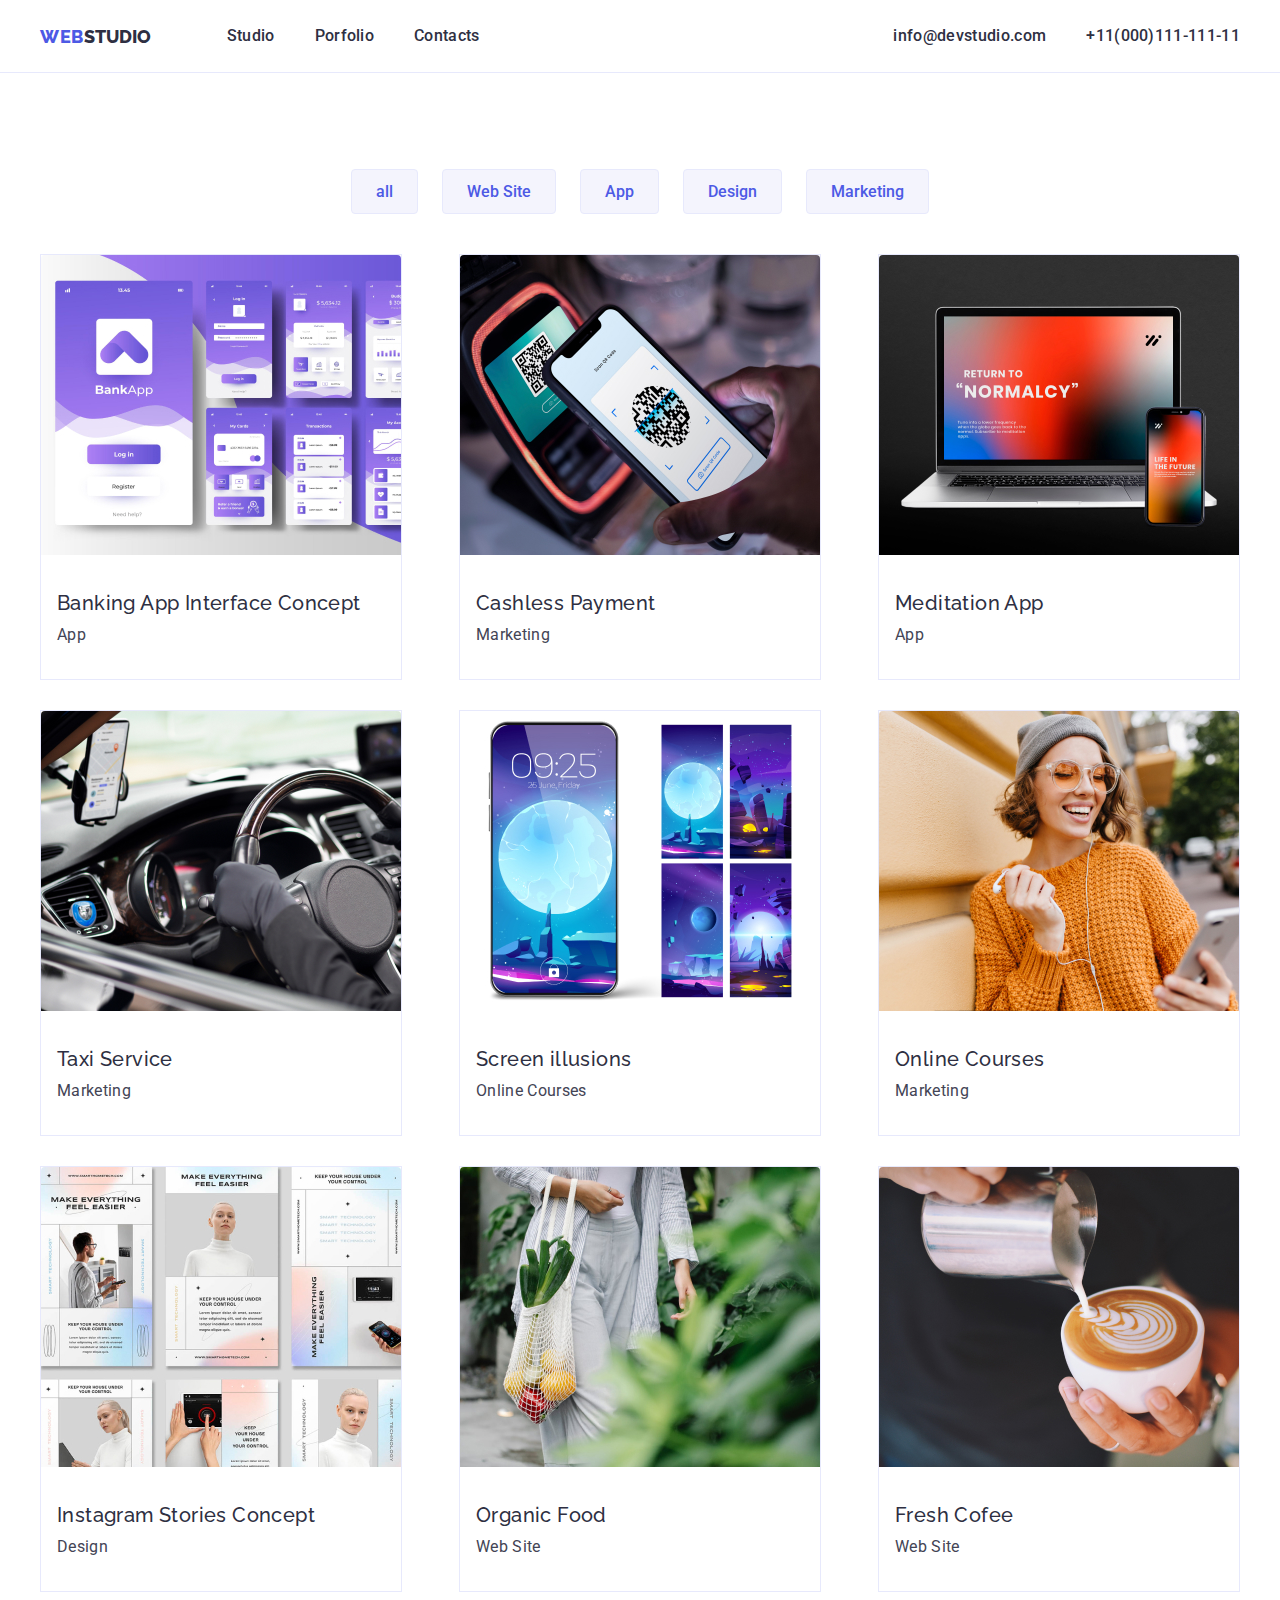
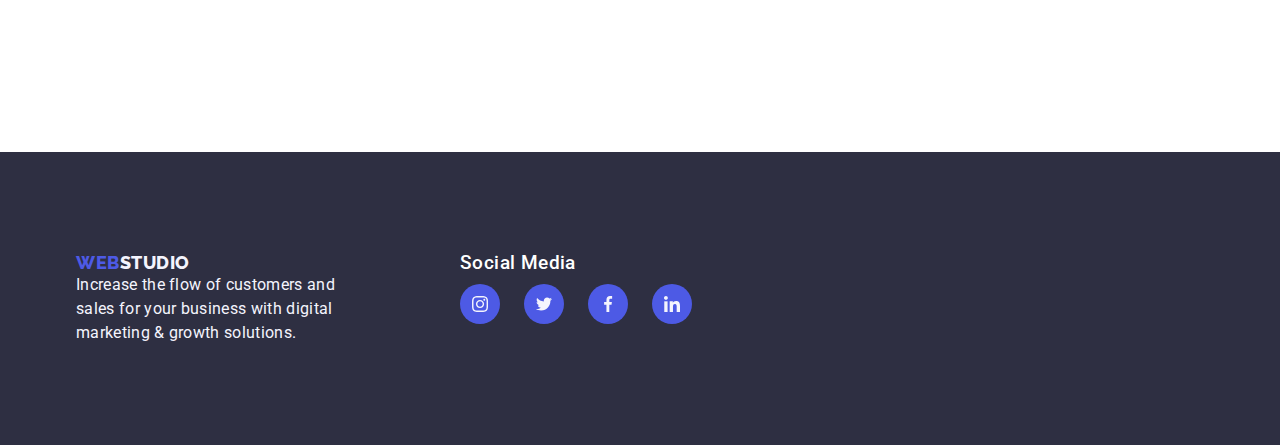
<file: portfolio.html>
<!DOCTYPE html>
<html lang="en">

<head>
    <meta charset="UTF-8">
    <meta name="viewport" content="width=device-width>, initial-scale=1.0">
    <title>Homework03</title>
    <link rel="stylesheet" href="css/mystyle.css">
    <link rel="preconnect" href="https://fonts.googleapis.com">
    <link rel="preconnect" href="https://fonts.gstatic.com" crossorigin>
    <link
        href="https://fonts.googleapis.com/css2?family=Raleway:wght@800&family=Roboto:ital,wght@0,400;0,500;0,700;1,400&display=swap"
        rel="stylesheet">
    <link
        href="https://fonts.googleapis.com/css2?family=Raleway:wght@800&family=Roboto:ital,wght@0,400;0,500;0,700;1,400;1,900&display=swap"
        rel="stylesheet">
    <!DOCTYPE html>
    <html lang="en">

<body>
    <header class="main-header">
        <div class="main-header-container">
            <nav class="main-header-nav">
                <a class="logo-class" href="index.html">
                    <span class="iris">WEB</span>STUDIO</a>
                <ul class="main-header-menu">
                    <li class="main-header-menu-item"><a class="main-header-menu-link" href="index.html">Studio</a></li>
                    <li class="main-header-menu-item"><a class="main-header-menu-link"
                            href="portfolio.html">Porfolio</a>
                    </li>
                    <li class="main-header-menu-item"><a class="main-header-menu-link" href="#contact.html">Contacts</a>
                    </li>
                </ul>
            </nav>
            <address class="address">
                <a class="address-list-link" href="mailto:info@devstudio.com">info@devstudio.com</a>
                <a class="address-list-tel" href="tel:+11(000)111-111-11">+11(000)111-111-11</a>
            </address>
        </div>
    </header>
    <main class="main-content">
        <section class="section-porfolio">
            <div class="portfolio-container">
                <ul class="portfolio-filter-list">
                    <li class="filter-list">
                        <button class="portfolio-class-button filter-active" type="button">all</button>
                    </li>
                    <li class="filter-list">
                        <button class="portfolio-class-button" type="button">Web Site</button>
                    </li>
                    <li class="filter-list">
                        <button class="portfolio-class-button" type="button">App</button>
                    </li>
                    <li class="filter-list">
                        <button class="portfolio-class-button" type="button">Design</button>
                    </li>
                    <li class="filter-list">
                        <button class="portfolio-class-button" type="button">Marketing</button>
                    </li>
                </ul>


                <ul class="content-images-list">

                    <li class="list-images">
                        <figure class="list-item-figure">
                            <img src="images/img-app1.jpg" alt="person1">
                            <figcaption>
                                Lorem ipsum dolor sit amet consectetur adipisicing elit. Quisquam, voluptatum.
                            </figcaption>
                        </figure>

                        <div class="list-content">
                            <h3 class="section-heading">Banking App Interface Concept</h3>
                            <p class="section-desc">App</p>
                        </div>
                    </li>
                    <li class="list-images">
                        <figure class="list-item-figure">
                            <img src="images/img-app2.jpg" alt="person2">
                            <figcaption>
                                Lorem ipsum dolor sit amet consectetur adipisicing elit. Quisquam, voluptatum.
                            </figcaption>
                        </figure>
                        <div class="list-content">
                            <h3 class="section-heading">Cashless Payment</h3>
                            <p class="section-desc">Marketing</p>
                        </div>
                    </li>
                    <li class="list-images">
                        <figure class="list-item-figure">
                            <img src="images/img-app3.jpg" alt="person3">
                            <figcaption>
                                Lorem ipsum dolor sit amet consectetur adipisicing elit. Quisquam, voluptatum.
                            </figcaption>
                        </figure>
                        <div class="list-content">
                            <h3 class="section-heading">Meditation App</h3>
                            <p class="section-desc">App</p>
                        </div>
                    </li>
                    <li class="list-images">
                        <figure class="list-item-figure">
                            <img src="images/img-con1.jpg" alt="person1">
                            <figcaption>
                                Lorem ipsum dolor sit amet consectetur adipisicing elit. Quisquam, voluptatum.
                            </figcaption>
                        </figure>
                        <div class="list-content">
                            <h3 class="section-heading">Taxi Service</h3>
                            <p class="section-desc">Marketing</p>
                        </div>
                    </li>
                    <li class="list-images">
                        <figure class="list-item-figure">
                            <img src="images/img-cont2.jpg" alt="person2">
                            <figcaption>
                                Lorem ipsum dolor sit amet consectetur adipisicing elit. Quisquam, voluptatum.
                            </figcaption>
                        </figure>
                        <div class="list-content">
                            <h3 class="section-heading">Screen illusions</h3>
                            <p class="section-desc">Online Courses</p>
                        </div>
                    </li>
                    <li class="list-images">
                        <figure class="list-item-figure">
                            <img src="images/img-cont3.jpg" alt="person3">
                            <figcaption>
                                Lorem ipsum dolor sit amet consectetur adipisicing elit. Quisquam, voluptatum.
                            </figcaption>
                        </figure>
                        <div class="list-content">
                            <h3 class="section-heading">Online Courses</h3>
                            <p class="section-desc">Marketing</p>
                        </div>
                    </li>
                    <li class="list-images">
                        <figure class="list-item-figure">
                            <img src="images/img-cont4.jpg" alt="person4">
                            <figcaption>
                                Lorem ipsum dolor sit amet consectetur adipisicing elit. Quisquam, voluptatum.
                            </figcaption>
                        </figure>
                        <div class="list-content">
                            <h3 class="section-heading">Instagram Stories Concept</h3>
                            <p class="section-desc"> Design</p>
                        </div>
                    </li>
                    <li class="list-images">
                        <figure class="list-item-figure">
                            <img src="images/img-cont5.jpg" alt="person4">
                            <figcaption>
                                Lorem ipsum dolor sit amet consectetur adipisicing elit. Quisquam, voluptatum.
                            </figcaption>
                        </figure>
                        <div class="list-content">
                            <h3 class="section-heading">Organic Food</h3>
                            <p class="section-desc"> Web Site</p>
                        </div>
                    </li>
                    <li class="list-images">
                        <figure class="list-item-figure">
                            <img src="images/img-cont6.jpg" alt="person4">
                            <figcaption>
                                Lorem ipsum dolor sit amet consectetur adipisicing elit. Quisquam, voluptatum.
                            </figcaption>
                        </figure>
                        <div class="list-content">
                            <h3 class="section-heading"> Fresh Cofee</h3>
                            <p class="section-desc"> Web Site</p>
                        </div>
                    </li>
                </ul>
            </div>
        </section>

    </main>

    <footer class="footer" id="contact.html">
        <div class="container footer-container">
            <div class="footer-logo-text">
                <div class="footer-logo">
                    <a href="index.html" class="web">WEB<span class="cloud">STUDIO</span></a>
                </div>
                <p class="footer-paragraph">Increase the flow of customers and sales for your business with digital
                    marketing
                    &amp; growth solutions.</p>
            </div>


            <ul class="footer-list">

                </li>

                <li class="footer-list-item">
                    <h3>
                        Social Media
                    </h3>
                    <ul class="footer-social-lists">
                        <li class="footer-social-item">
                            <a href="#">
                                <svg width="16" height="16">
                                    <use href="./images/svg/icons.svg#instagram"></use>
                                </svg>
                            </a>
                        </li>
                        <li class="footer-social-item">
                            <a href="#">
                                <svg width="16" height="16">
                                    <use href="./images/svg/icons.svg#twitter"></use>
                                </svg>
                            </a>
                        </li>
                        <li class="footer-social-item">
                            <a href="#">
                                <svg width="16" height="16">
                                    <use href="./images/svg/icons.svg#facebook"></use>
                                </svg>
                            </a>
                        </li>
                        <li class="footer-social-item">
                            <a href="#">
                                <svg width="16" height="16">
                                    <use href="./images/svg/icons.svg#linkedin"></use>
                                </svg>
                            </a>
                        </li>
                </li>
        </div>
        </ul>
    </footer>


</body>

</html>
</file>
<file: css/mystyle.css>
:root {
    --iris: #4d5ae5;
    --navyblue: #2e2f42;
    --black: black;
    --ocean: #404bbf;
    --white: #ffffff;
    --slate: #434455;
    --cornflower: #e7e9fc;
    --cloud: #f4f4fd;
    --green: #31d0aa;
    --lightslate: #8e8f99;
    --navybluemodal: #2e2f42;
    --grey: #2e2f42;
    --dairy: #fcfcfc;
    --transition-duration: 250ms;
    --animation-timing-function: cubic-bezier(0, .76, .18, 1);
}



* {
    margin: 0;
    padding: 0;
    box-sizing: border-box;
    list-style: none;
    text-decoration: none;
    box-sizing: border-box;
    font-family: "Roboto", sans-serif;


}

h1,

h3,
h4,
h5,
h6 {
    margin: 0;
    padding: 0;
    font-family: "Raleway", sans-serif;
}

p {
    margin: 0;
    padding: 0;
    font-family: "Roboto", sans-serif;
}

a {
    text-decoration: none;
}

ul {
    list-style: none;
    padding: 0;
}

button {
    border: none;
    outline: none;
    cursor: pointer;
}


body {

    font-family: 'Roboto', sans-serif;
    background-color: rgba(255, 255, 255, 1);
    margin: 0;
    padding: 0;

}

.container {
    width: 1158px;
    padding: 0 15px;
    margin: 0 auto;
}



.section {
    padding: 120px 0px;

}


.main-header-nav .logo-class {
    color: var(--navyblue);
    font-family: Raleway, sans-serif;
    font-size: 18px;
    font-style: normal;
    font-weight: 800;
    line-height: 21px;
    /* 116.667% */

    text-transform: uppercase;

}

.main-header .main-header-menu-link,
.address-list-link,
.address-list-tel {
    color: var(--navyblue);
    font-family: Roboto;
    font-size: 16px;
    font-style: normal;
    font-weight: 500;
    line-height: 24px;
    /* 150% */
    letter-spacing: 0.32px;
}

.iris {
    color: var(--iris);
    font-family: Raleway;
    font-size: 18px;
    font-style: normal;
    font-weight: 800;
    line-height: 21px;
    /* 116.667% */
    letter-spacing: 0.54px;
    text-transform: uppercas
}



/* header part */

.main-header {
    width: 100%;
    border-bottom: 1px solid var(--cornflower);
    background: var(--white);
    padding: 24px 0px;
    position: relative;

}


.main-header-container {
    max-width: 1200px;
    margin: 0 auto;
    display: flex;
    justify-content: space-between;
    align-items: center;



}

.main-header-nav {
    display: flex;
    color: var(--navyblue, #2E2F42);
    font-style: normal;
    justify-content: space-between;

    align-items: center;
    gap: 76px;


}



.main-header-menu {
    display: flex;
    justify-content: center;
    gap: 40px;
    align-items: center;

}

.main-header-menu li {
    position: relative;

}

.main-header-menu li::after {
    content: "";
    position: absolute;
    bottom: -28px;
    left: 0;
    width: 0%;
    height: 4px;
    border-radius: 2px;
    background: var(--iris);
    transition: width var(--transition-duration) var(--animation-timing-function);
}

.main-header-menu li a {
    font-size: 16px;
    font-weight: 500;
    color: var(--navyblue);
    transition: color var(--transition-duration) var(--animation-timing-function);
}

.main-header-menu li:hover a,
.main-header-menu li:hover::after {
    color: var(--iris);
    width: 100%;
}

.main-header-menu li.active a,
.main-header-menu li.active::after {
    color: var(--iris);
    width: 100%;
}

.address {
    display: flex;
    align-items: center;
    gap: 40px;

}

.address a {
    font-style: normal;
    color: var(--navyblue);
}

main {
    display: block;
    width: 100%;
}

.hero-section {
    padding: 188px 0 188px 0px;
    background: var(--navyblue);


}

.hero-background {


    background: linear-gradient(rgba(46, 47, 66, 0.70), rgba(46, 47, 66, 0.70)), url('./../images/people-office-1.jpg');
    background-repeat: no-repeat;
    background-position: center;
    margin: 0 auto;
    background-size: cover;
}


.hero-section-container {
    align-items: center;

    flex-direction: column;
    height: auto;

}

.hero-title {
    color: var(--white);
    text-align: center;
    /* Header 1 */
    font-family: Roboto;
    font-size: 56px;
    font-style: normal;
    font-weight: 700;
    line-height: 60px;
    /* 107.143% */
    letter-spacing: 1.12px
}

/* for botton order service */


.hero-section-container button:hover {
    background: var(--ocean);
}


.button-order-service {
    font-size: 16px;
    font-weight: 500;
    padding: 16px 32px;
    text-transform: capitalize;
    border-radius: 4px;
    color: var(--white);
    background: var(--iris);
    line-height: 24px;
    letter-spacing: 0.64px;
    box-shadow: 0px 4px 4px 0px rgba(0, 0, 0, 0.15);
    display: block;
    margin: 48px auto 0;
}

.main-header-menu-link:hover,
.address-list-link:hover,
.address-list-tel:hover {
    color: var(--ocean);
}





/* for 1st content */

.content-about {
    display: flex;
    justify-content: center;
    align-items: center;
    gap: 30px;
}

.main-content-row {

    width: calc((100% - 72px) / 4);
}

.main-content-row h3 {
    color: var(--navyblue);
    /* Header 3 */

    font-size: 20px;
    font-style: normal;
    font-weight: 500;
    line-height: 24px;
    /* 120% */
    letter-spacing: 0.4px;
    /* corrected */
    margin-bottom: 8px;
}

.main-content-row p {
    color: var(--navyblue);
    font-size: 16px;
    font-style: normal;
    font-weight: 400;
    line-height: 24px;
    /* 150% */
    letter-spacing: 0.32px;
}



.about-list-icon {
    display: flex;
    height: 112px;
    border-radius: 4px;
    background: var(--cloud);
    justify-content: center;
    align-items: center;
    margin-bottom: 8px;
}

/* for what are we doing section */
.services-section {
    width: 100%;
    padding-bottom: 120px;
}

.services-container {
    max-width: 1200px;
    margin: 0 auto;


}


.services-title {
    color: var(--navyblue);
    text-align: center;
    margin-bottom: 72px;
    font-size: 36px;
    font-style: normal;
    font-weight: 700;
    line-height: 40px;
    /* 111.111% */
    letter-spacing: 0.72px;
    text-transform: capitalize;
    /* corrected */
    margin-bottom: 72px;
}


.services-container .services-list {
    width: 100%;
    display: flex;
    justify-content: space-between;
    align-items: center;
    gap: 40px;
}

.services-list li img {
    width: 360px;
    height: 300px;

    border: 1px solid var(--cornflower, #E7E9FC);
    background: url(<path-to-image>), lightgray -72.845px -19px / 144.444% 112.667% no-repeat;
}



/* for team section */

.section-title {
    color: var(--navyblue);
    text-align: center;
    margin-bottom: 72px;
    font-size: 36px;
    font-style: normal;
    font-weight: 700;
    line-height: 40px;
    /* 111.111% */
    letter-spacing: 0.72px;
    text-transform: capitalize;
    /* corrected */
    margin-bottom: 72px;
}

.section-teams {
    padding: 80px 20px;
    background-color: var(--cloud);
}

.teams-list {
    display: flex;
    justify-content: center;
    align-items: center;
    gap: 24px;
}

.teams-list-images {
    border-radius: 0px 0px 4px 4px;
    background-color: var(--white);
    box-shadow: 0px 2px 1px 0px rgba(46, 47, 66, 0.08), 0px 1px 1px 0px rgba(46, 47, 66, 0.16), 0px 1px 6px 0px rgba(46, 47, 66, 0.08);
    width: calc((100%-72px) / 4);
}

.team-list-images {
    order: 1px solid var(--cornflower);
    box-shadow: 0px 2px 1px 0px rgba(46, 47, 66, 0.08),
        0px 1px 1px 0px rgba(46, 47, 66, 0.16),
        0px 1px 6px 0px rgba(46, 47, 66, 0.08);
    border-radius: 0px 0px 4px 4px;
    background: var(--white);
}

.team-content {

    padding: 32px 16px;
}

.team-name {
    letter-spacing: 0.02em;
    line-height: 1.5em;
    font-weight: 500;
    font-size: 20px;
    font-family: Roboto;
    color: var(--navyblue);
    text-align: center;
    margin-bottom: 8px;
}

.team-position {
    font-size: 16px;
    letter-spacing: 0.02em;
    line-height: 1.5em;
    color: var(--slate);
    text-align: center;
    margin-bottom: 8px;
}

.team-list-icons {
    display: flex;
    align-items: center;
    justify-content: center;
    gap: 24px;
}

.team-link-icon {
    display: flex;
    align-items: center;
    justify-content: center;
    width: 40px;
    height: 40px;
    background-color: var(--iris);
    border-radius: 20px;
}

.team-link-icon:hover,
.team-link-icon:focus {
    background-color: var(--ocean);
}

.team-icon {
    fill: var(--cloud);
}

/* for customer logos */



/* for footer */
.customers {
    padding-bottom: 72px;
    color: var(--color-navy-blue);
    text-align: center;
    font-family: Roboto;
    font-size: 36px;
    font-style: normal;
    font-weight: 700;
    line-height: 40px;
    letter-spacing: 0.72px;
    text-transform: capitalize;
}

.customers-list {
    width: 100%;
    display: flex;
    justify-content: center;
    align-items: center;
    gap: 24px
}

.customer-item {
    display: flex;
    justify-content: center;
    align-items: center;
    width: 168px;
    height: 88px;
    color: var(--slate);
    border-radius: 4px;
    border: 1px solid var(--lightslate);
}

.customer-item svg {

    fill: var(--lightslate);
}

.customer-item:hover {
    border-color: var(--ocean);
    fill: var(--ocean);
}

.customer-item:hover svg {

    fill: var(--ocean);
}

.footer {


    background-color: var(--navyblue);
    padding: 100px 0;
}

.footer-container {
    text-align: start;
    display: flex;
    flex-wrap: wrap;
}

.footer-logo-text {
    margin-right: 120px;
}

.web {
    color: var(--iris);
    font-family: Raleway;
    font-size: 18px;
    font-style: normal;
    font-weight: 800;
    line-height: 21px;
    /* 116.667% */
    letter-spacing: 0.54px;
}

.cloud {
    color: var(--cloud);
    font-family: Raleway;
    font-size: 18px;
    font-style: normal;
    font-weight: 800;
    line-height: 21px;
    /* 116.667% */
    letter-spacing: 0.54px;
    text-transform: uppercase;
}

.footer-paragraph {
    font-family: Roboto;
    font-size: 16px;
    font-weight: 400;
    letter-spacing: 0.02em;
    line-height: 1.5em;
    color: var(--cloud);
    width: 264px;
    margin-left: auto;
    margin-right: auto;
}


.footer-list {
    display: flex;
    justify-content: space-between;
    gap: 40px;

}

.footer-list-item {


    flex-direction: column;
    gap: 10px;


}

.footer-list-item h3 {
    font-family: "Roboto", sans-serif;
    font-weight: 500;
    letter-spacing: 0.4px;
    color: var(--white);
}

.footer-list-item p {
    color: var(--cloud);
    letter-spacing: 0.32px;
    line-height: 24px;
}


.footer-list-item {
    width: 100%;
    display: flex;
    flex-direction: column;
    gap: 10px;
}



.footer-social-lists {
    display: flex;
    justify-content: flex-start;
    gap: 24px;
}

.footer-social-item {
    width: 40px;
    height: 40px;
    display: flex;
    justify-content: center;
    align-items: center;
}

.footer-social-item a {
    width: 100%;
    height: 100%;
    display: flex;
    justify-content: center;
    align-items: center;
    background: var(--iris);
    border-radius: 50%;
}

.footer-social-item a:hover {
    background: var(--green);
}

.footer-social-item a svg {
    fill: var(--white);
}

/* portfolio-css */

.section-porfolio {
    width: 100%;
    padding: 96px 0 120px;
}

.portfolio-container {
    max-width: 1200px;
    margin: 0 auto;
}

.portfolio-filter-list {
    display: flex;
    justify-content: center;
    align-items: center;
    gap: 24px;
}

.portfolio-filter-list .portfolio-class-button {
    font-size: 16px;
    font-weight: 500;
    color: var(--navyblue);
    padding: 12px 24px;
    border-radius: 4px;
    color: var(--iris);
    border: 1px solid var(--cornflower);
    background: var(--cloud);
}

.portfolio-class-button:hover {

    background-color: var(--iris);
    color: var(--white);
    box-shadow: 0px 2px 0px 0px rgba(0, 0, 0, 0.12);
    box-shadow: 0px 2px 1px 0px rgba(0, 0, 0, 0.8);
    box-shadow: 0px 3px 1px 0px rgba(0, 0, 0, 0.10);
    border-color: var(--iris);
}

.list-images:hover {
    box-shadow: 0px 0px 5px 3px rgba(0, 0, 0, 0.15);
}


.list-images img {
    width: 100%;
    height: 100%;
    border-radius: 4px 4px 0px 0px;
}

.content-images-list {
    display: flex;
    justify-content: space-between;
    align-items: center;
    gap: 30px;
    flex-wrap: wrap;
    padding: 40px 0px;


}

.list-images {


    flex-shrink: 0;
    display: flex;
    flex-direction: column;
    background: var(--white);
    border: 1px solid var(--cornflower);
    transition: box-shadow var(--transition-duration);
}

.list-item-figure {
    position: relative;
    overflow: hidden;
}

.list-item-figure img {
    width: 100%;
    height: 100%;
    object-fit: cover;
    object-position: center;
}

.list-item-figure figcaption {
    position: absolute;
    top: 0;
    left: 0;
    width: 100%;
    height: 100%;
    background: var(--iris);
    border-radius: 4px 4px 0px 0px;
    padding: 0 24px;
    color: var(--white);
    text-align: left;
    display: flex;
    justify-content: flex-start;
    align-items: center;
    line-height: 24px;
    transition: transform var(--transition-duration) var(--animation-timing-function);
    transform: translateY(100%);
    will-change: transform;
}

.list-images:hover figcaption {
    transform: translateY(0%);
}

.list-images image {
    width: 100%;
    height: 100%;
    border-radius: 4px 4px 0px 0px;
}

.list-images .list-content {
    margin: 32px 0;
    padding: 0 16px;
    display: flex;
    justify-content: center;
    flex-direction: column;
    gap: 8px;
}


.list-content {
    display: flex;
    padding: 0px 16px;
    flex-direction: column;
    justify-content: center;
    align-items: flex-start;
    gap: 8px;
    align-self: stretch;
}

.list-content h3 {
    font-size: 20px;
    font-weight: 500;
    letter-spacing: 0.4px;
    color: var(--navyblue);
    color: var(--navyblue);
}

.list-content p {
    color: var(--slate);
    font-size: 16px;
    font-style: normal;
    font-weight: 400;
    line-height: 24px;
    /* 150% */
    letter-spacing: 0.32px;
}

.list-images .list-content {
    margin: 32px 0;
    padding: 0 16px;
    display: flex;
    justify-content: center;
    flex-direction: column;
    gap: 8px;
}

.modal {
    background-color: rgba(0, 0, 0, 0.5);
    color: var(--dairy);
    position: fixed;
    display: flex;
    align-items: center;
    justify-content: center;
    width: 100%;
    height: 100%;
    top: 0px;
    left: 0px;
    z-index: 999;
    opacity: 1;
    pointer-events: auto;
    transition-property: visibility, opacity, transform;
    transition-duration: var(--animation-timing-function);
    transform: none;

}

.modal.is-hidden {
    visibility: hidden;
    opacity: 0;
    pointer-events: none;
    transform: scale(0.5)
}

.modal.is-hidden .modal-content {
    transform: scale(0.5);
}

.modal-content {
    position: relative;
    width: 528px;
    height: 580px;
    background: var(--white);
    border-radius: 4px;
    box-shadow: 0px 2px 1px 0px rgba(0, 0, 0, 0.20),
        0px 1px 3px 0px rgba(0, 0, 0, 0.12),
        0px 1px 1px 0px rgba(0, 0, 0, 0.14);
}

.modal-close {
    display: flex;
    align-items: center;
    justify-content: center;
    background-color: var(--white);
    border: 0px;
    border-radius: 50%;
    width: 30px;
    height: 30px;
    position: absolute;
    top: 8px;
    right: 8px;
    cursor: pointer;
    border: 1px solid rgba(0, 0, 0, 0.10);
    transition: background-color var(--transition-duration) var(--animation-timing-function), color var(--transition-duration) var(--animation-timing-function);

}

.modal-close:hover {
    background-color: var(--ocean);
    color: var(--white);
}

.modal-close svg {
    fill: currentColor;
    transition: fill var(--transition-duration) var(--animation-timing-function);
}
</file>
